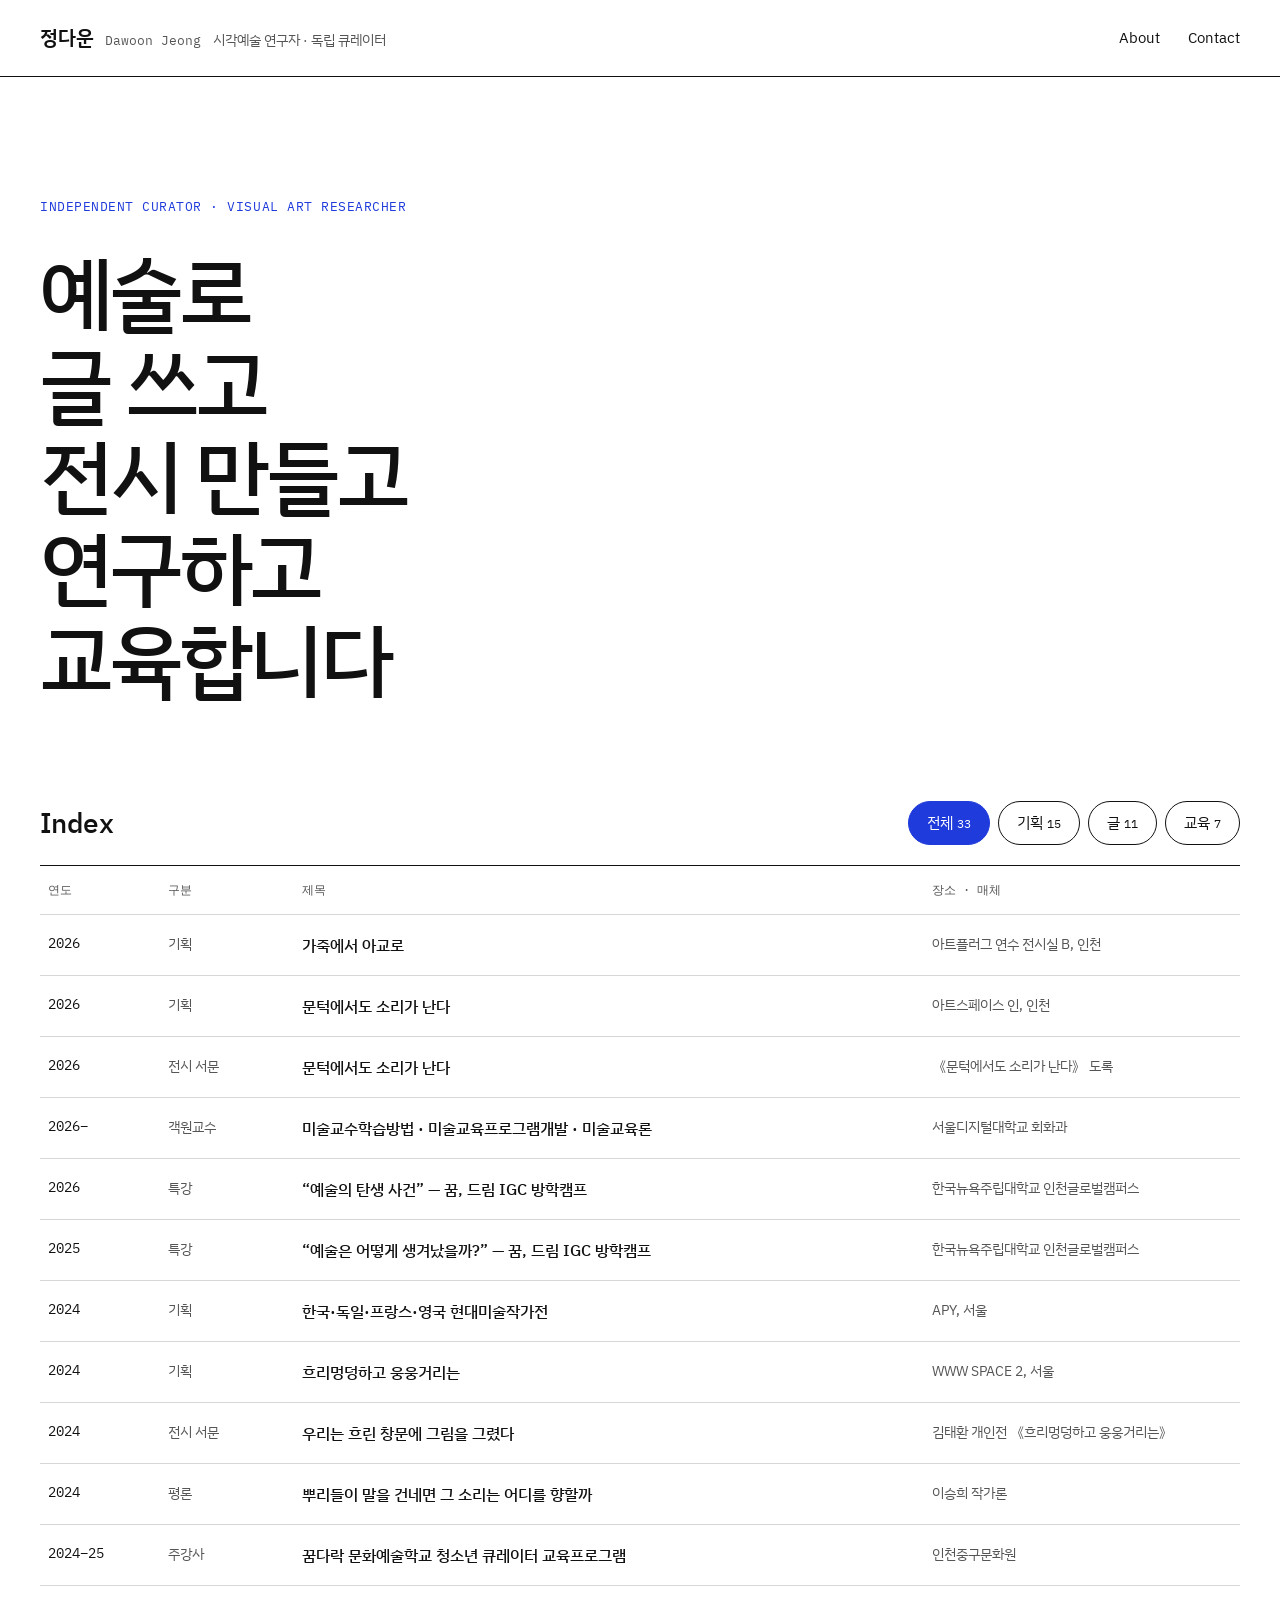
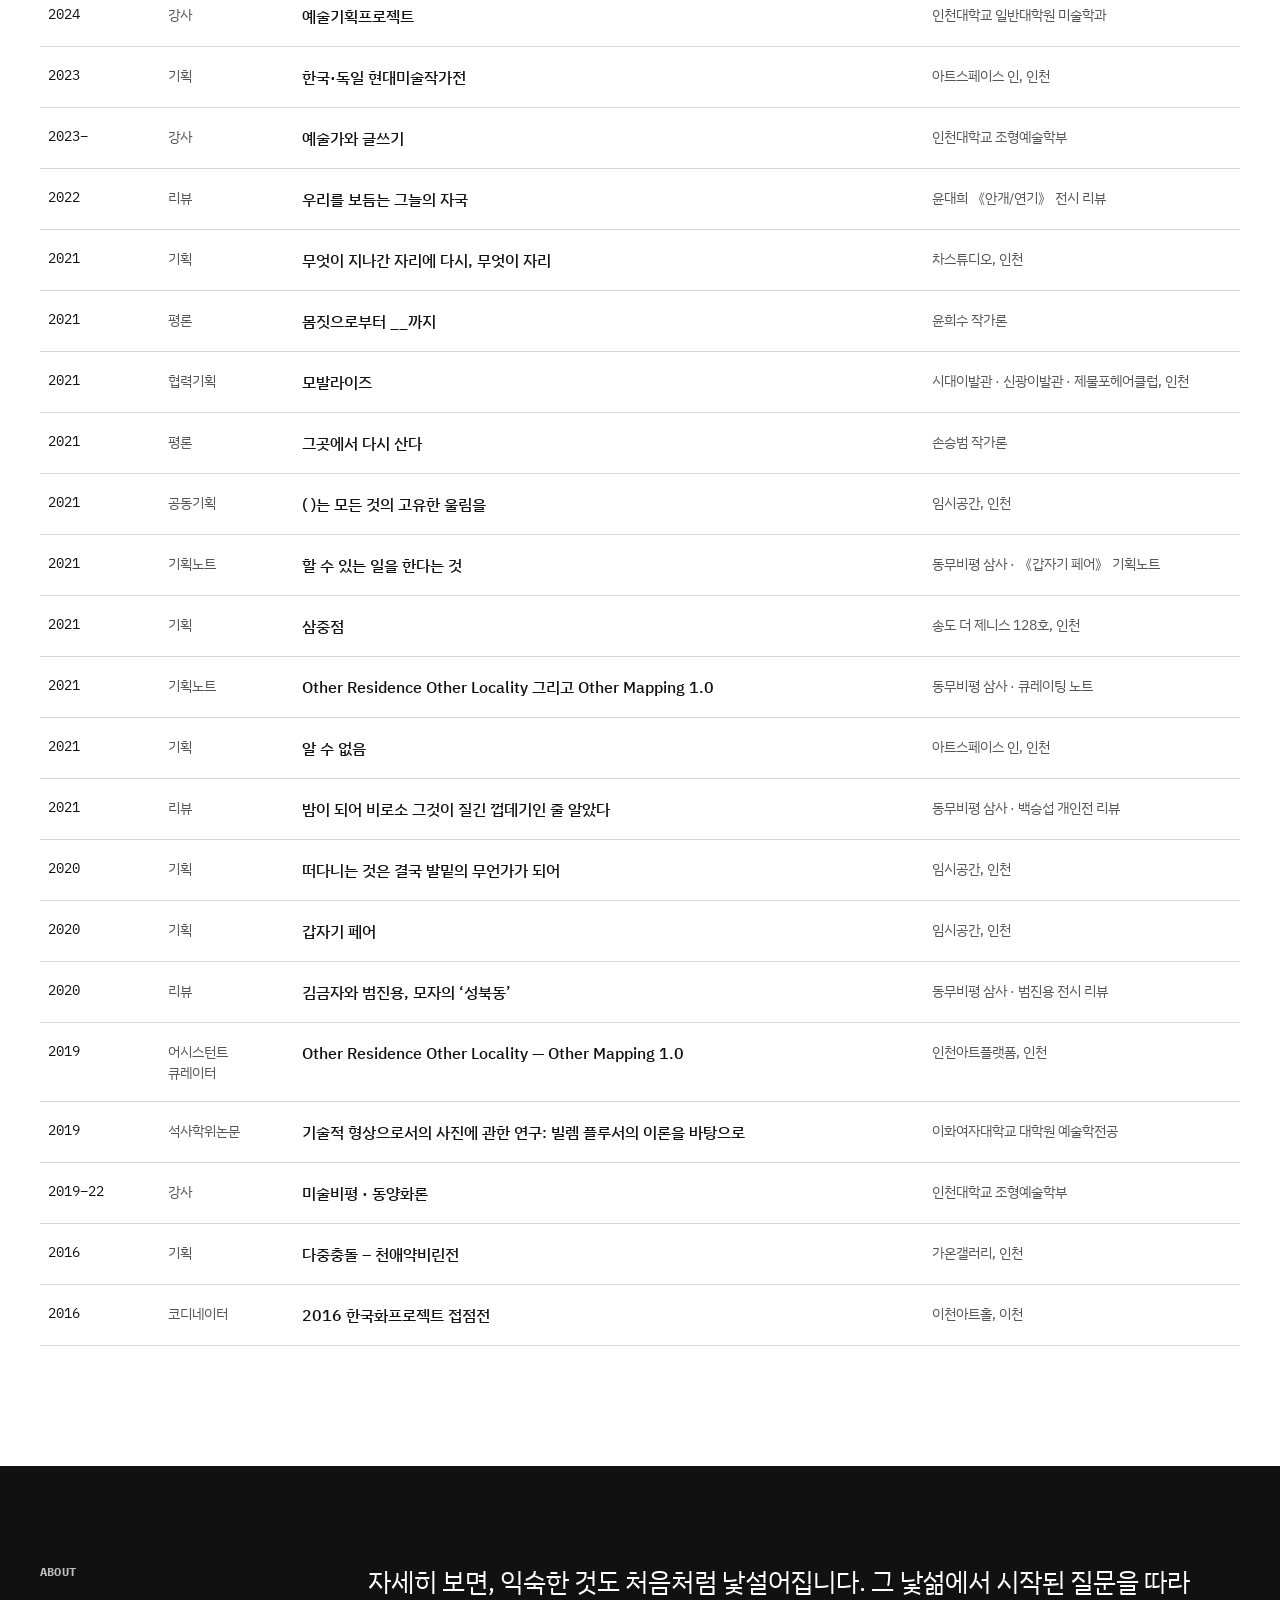
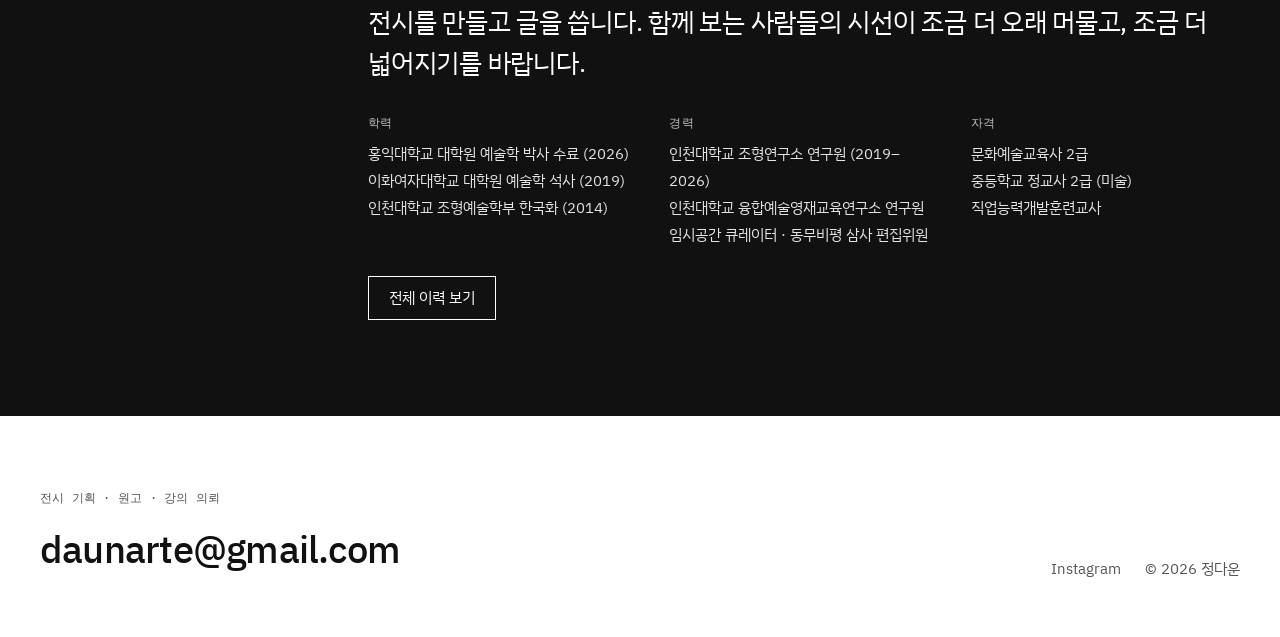
<file: index.html>
<!doctype html>
<html lang="ko">
<head>
<meta charset="utf-8">
<meta name="viewport" content="width=device-width, initial-scale=1">
<title>정다운 — 독립 큐레이터 · 시각예술 연구자</title>
<meta name="description" content="독립 큐레이터이자 시각예술 연구자 정다운의 전시 기획, 평론, 강의 아카이브.">
<meta property="og:type" content="website">
<meta property="og:site_name" content="정다운 Dawoon Jeong">
<meta property="og:url" content="https://daunarte.github.io/">
<meta property="og:title" content="정다운 — 독립 큐레이터 · 시각예술 연구자">
<meta property="og:description" content="전시 기획, 평론, 강의 아카이브">
<meta property="og:image" content="https://daunarte.github.io/images/og.jpg">
<meta property="og:image:width" content="1200">
<meta property="og:image:height" content="630">
<meta name="twitter:card" content="summary_large_image">
<link rel="icon" href="favicon.svg" type="image/svg+xml">
<link rel="icon" href="favicon.png" type="image/png">
<link rel="apple-touch-icon" href="favicon.png">
<link rel="preconnect" href="https://fonts.googleapis.com">
<link rel="preconnect" href="https://fonts.gstatic.com" crossorigin>
<link rel="stylesheet" href="https://fonts.googleapis.com/css2?family=IBM+Plex+Mono:wght@400;500&family=IBM+Plex+Sans+KR:wght@400;500;600&display=swap">
<link rel="stylesheet" href="assets/style.css">
</head>
<body data-page="home">
<a class="skip" href="#main">본문 바로가기</a>

<header class="site-header">
  <div class="wrap">
    <a class="brand" href="index.html"><span class="brand-ko">정다운</span><span class="brand-en" data-name-en>Dawoon Jeong</span><span class="brand-role" data-role>시각예술 연구자 · 독립 큐레이터</span></a>
    <nav class="nav" aria-label="주 메뉴">
      <a href="about.html">About</a>
      <a href="#contact">Contact</a>
    </nav>
  </div>
</header>

<main id="main">
  <section class="wrap hero">
    <div class="hero-main">
      <p class="hero-eyebrow">INDEPENDENT CURATOR · VISUAL ART RESEARCHER</p>
      <h1>예술로<br>글 쓰고<br>전시 만들고<br>연구하고<br>교육합니다</h1>
    </div>
  </section>

  <section class="wrap index" id="index" aria-labelledby="index-title">
    <div class="index-head">
      <h2 id="index-title">Index</h2>
      <div class="filters" id="filters" role="group" aria-label="분류 필터"></div>
    </div>
    <div class="row-head" aria-hidden="true"><span>연도</span><span>구분</span><span>제목</span><span>장소 · 매체</span></div>
    <div class="rows" id="rows" aria-live="polite"></div>
  </section>

  <section class="band" aria-labelledby="about-title">
    <div class="wrap">
      <h2 class="label" id="about-title">ABOUT</h2>
      <div class="band-body">
        <p class="big" id="about-lead"></p>
        <div class="band-cols" id="about-cols"></div>
        <a class="btn-line" href="about.html">전체 이력 보기</a>
      </div>
    </div>
  </section>
</main>

<footer class="site-footer" id="contact">
  <div class="wrap">
    <div>
      <p class="label">전시 기획 · 원고 · 강의 의뢰</p>
      <a class="footer-mail" data-email href="mailto:daunarte@gmail.com">daunarte@gmail.com</a>
    </div>
    <div class="footer-meta">
      <a data-instagram href="https://www.instagram.com/daunarte/">Instagram</a>
      <span>© <span data-year>2026</span> 정다운</span>
    </div>
  </div>
</footer>

<script src="assets/content.js"></script>
<script src="assets/app.js"></script>
</body>
</html>
</file>
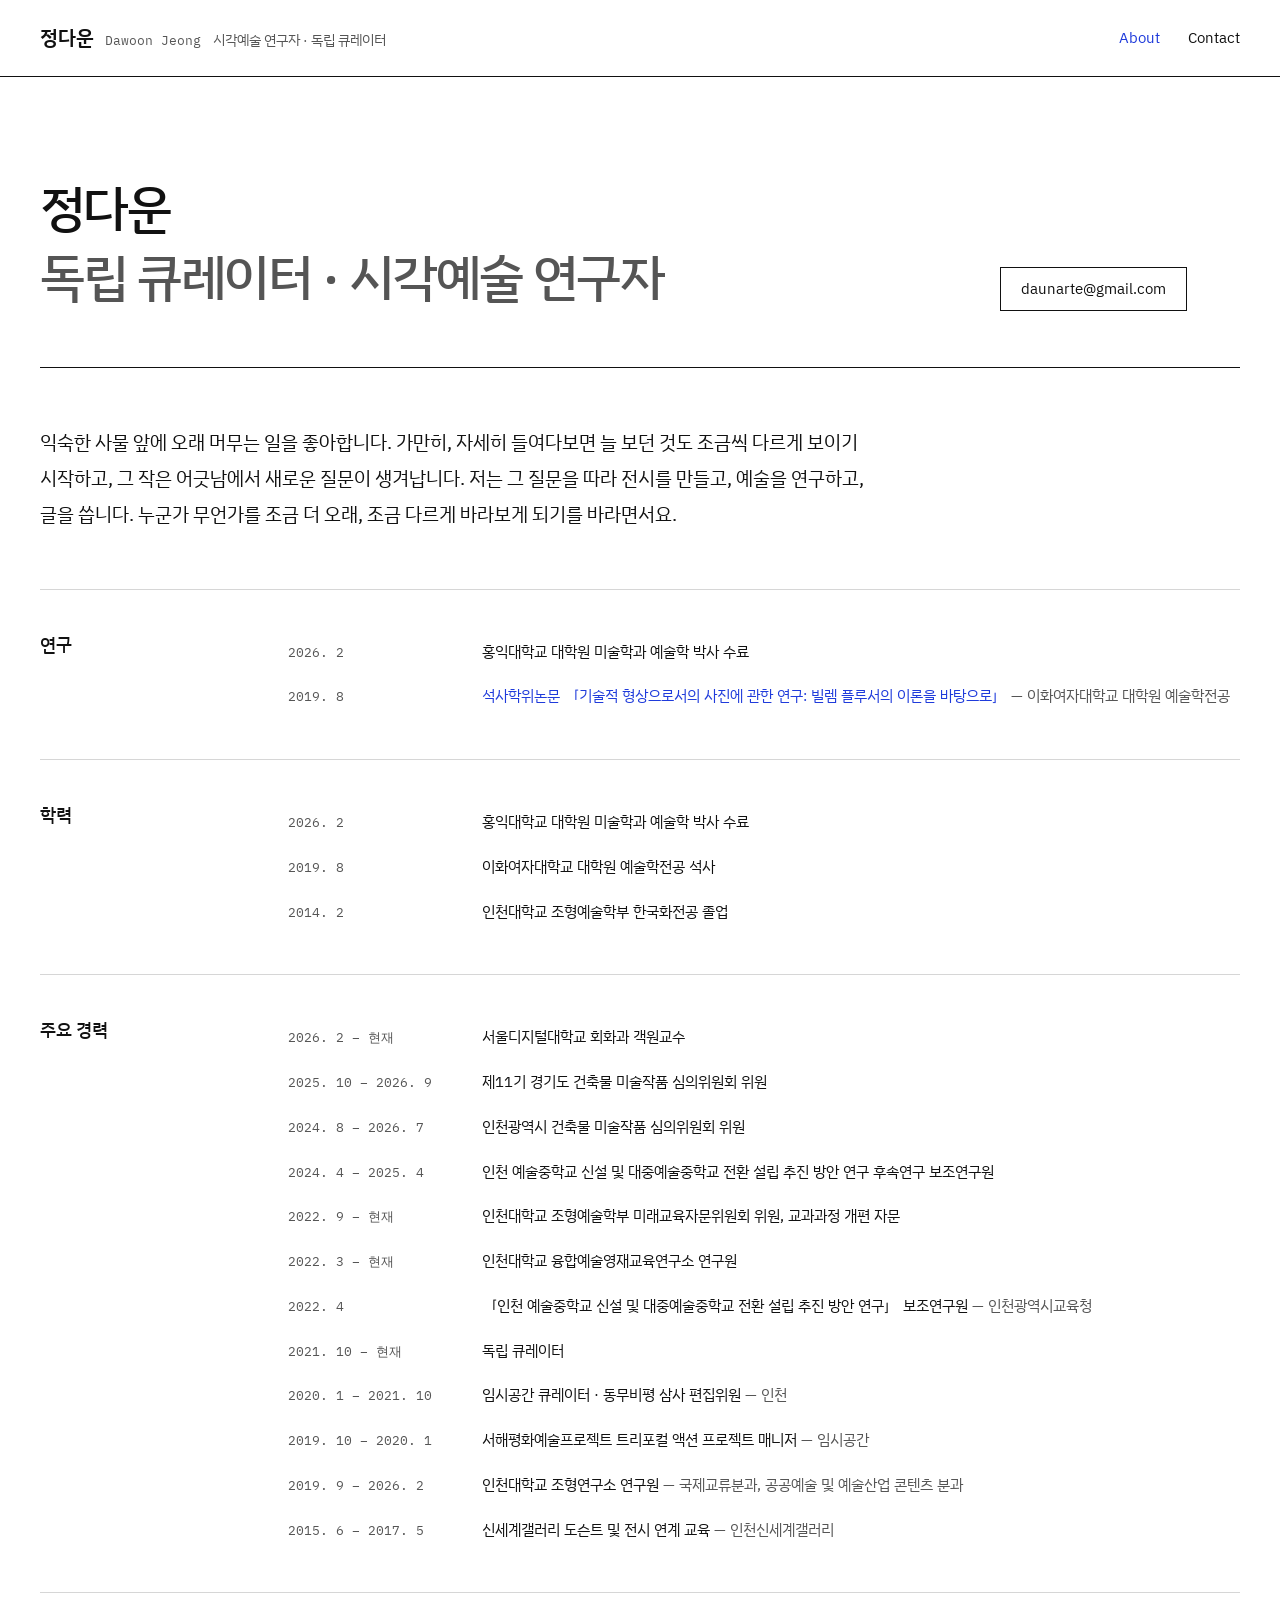
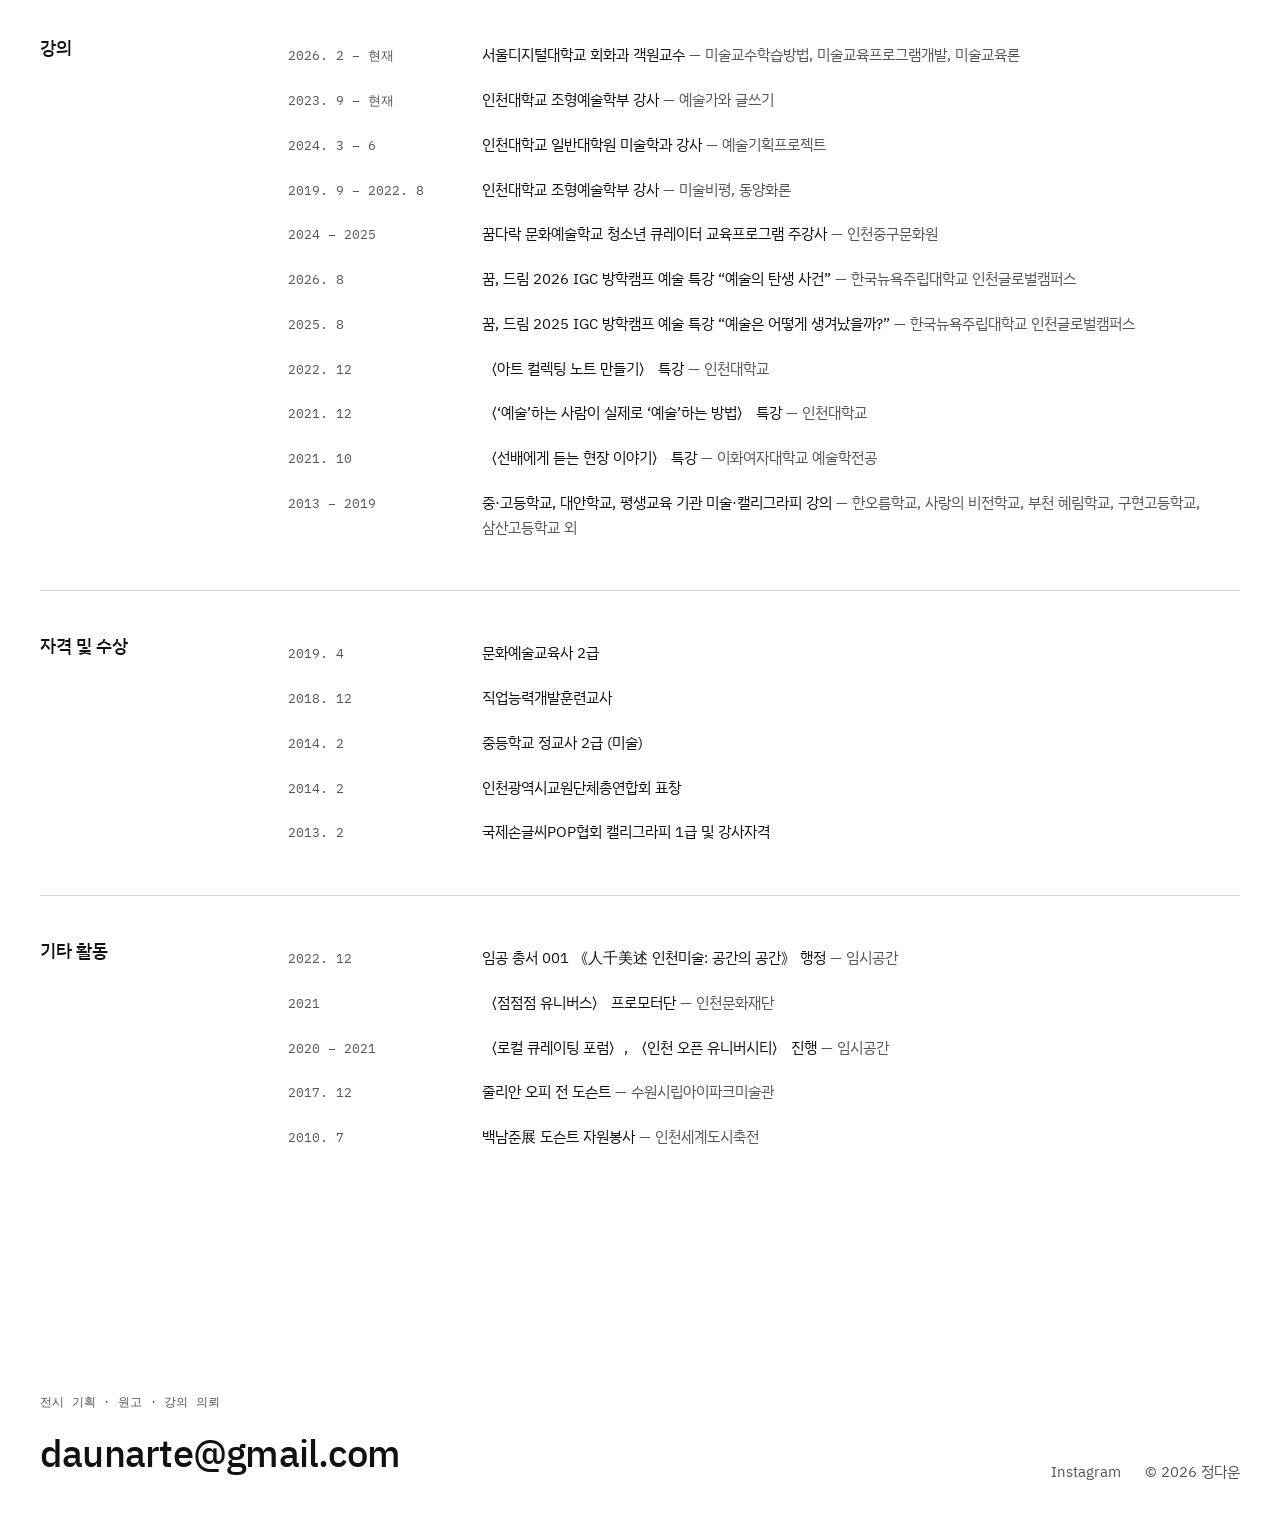
<file: about.html>
<!doctype html>
<html lang="ko">
<head>
<meta charset="utf-8">
<meta name="viewport" content="width=device-width, initial-scale=1">
<title>소개 · 이력 — 정다운</title>
<meta name="description" content="독립 큐레이터 · 시각예술 연구자 정다운의 학력, 경력, 강의 이력.">
<meta property="og:type" content="profile">
<meta property="og:site_name" content="정다운 Dawoon Jeong">
<meta property="og:url" content="https://daunarte.github.io/about.html">
<meta property="og:title" content="소개 · 이력 — 정다운">
<meta property="og:description" content="독립 큐레이터 · 시각예술 연구자 정다운의 학력, 경력, 강의 이력">
<meta property="og:image" content="https://daunarte.github.io/images/og.jpg">
<meta property="og:image:width" content="1200">
<meta property="og:image:height" content="630">
<meta name="twitter:card" content="summary_large_image">
<link rel="icon" href="favicon.svg" type="image/svg+xml">
<link rel="icon" href="favicon.png" type="image/png">
<link rel="apple-touch-icon" href="favicon.png">
<link rel="preconnect" href="https://fonts.googleapis.com">
<link rel="preconnect" href="https://fonts.gstatic.com" crossorigin>
<link rel="stylesheet" href="https://fonts.googleapis.com/css2?family=IBM+Plex+Mono:wght@400;500&family=IBM+Plex+Sans+KR:wght@400;500;600&display=swap">
<link rel="stylesheet" href="assets/style.css">
</head>
<body data-page="about">
<a class="skip" href="#main">본문 바로가기</a>

<header class="site-header">
  <div class="wrap">
    <a class="brand" href="index.html"><span class="brand-ko">정다운</span><span class="brand-en" data-name-en>Dawoon Jeong</span><span class="brand-role" data-role>시각예술 연구자 · 독립 큐레이터</span></a>
    <nav class="nav" aria-label="주 메뉴">
      <a href="about.html" aria-current="page">About</a>
      <a href="#contact">Contact</a>
    </nav>
  </div>
</header>

<main id="main" class="wrap cv">
  <div class="cv-intro">
    <h1>정다운<br><span style="color: var(--muted)">독립 큐레이터 · 시각예술 연구자</span></h1>
    <div class="cv-actions">
      <a class="btn" data-email href="mailto:daunarte@gmail.com">daunarte@gmail.com</a>
    </div>
  </div>
  <p class="print-only" style="margin-top: 8pt">daunarte@gmail.com</p>
  <p class="cv-bio" id="bio"></p>
  <div id="cv-sections"></div>
</main>

<footer class="site-footer" id="contact">
  <div class="wrap">
    <div>
      <p class="label">전시 기획 · 원고 · 강의 의뢰</p>
      <a class="footer-mail" data-email href="mailto:daunarte@gmail.com">daunarte@gmail.com</a>
    </div>
    <div class="footer-meta">
      <a data-instagram href="https://www.instagram.com/daunarte/">Instagram</a>
      <span>© <span data-year>2026</span> 정다운</span>
    </div>
  </div>
</footer>

<script src="assets/content.js"></script>
<script src="assets/app.js"></script>
</body>
</html>
</file>
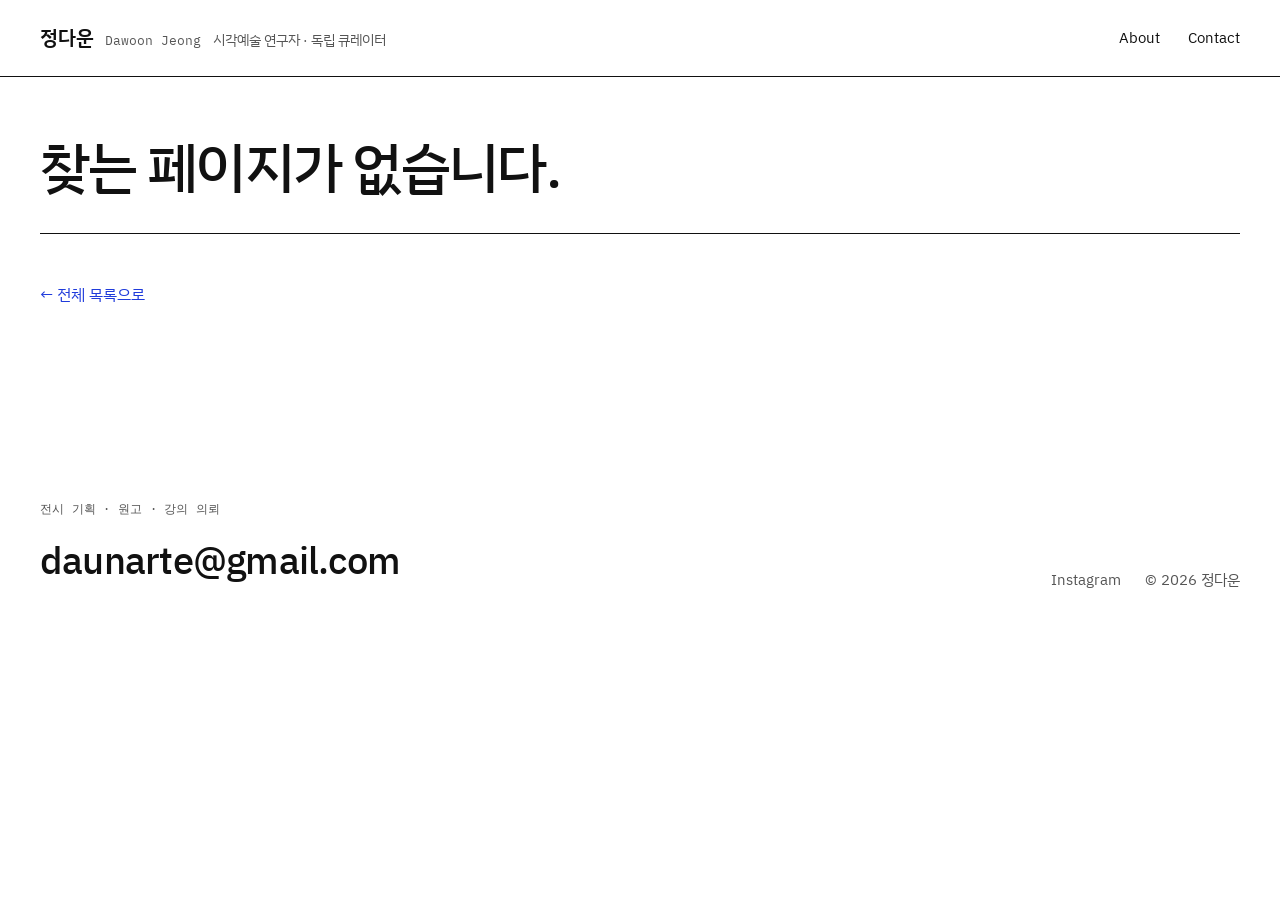
<file: work.html>
<!doctype html>
<html lang="ko">
<head>
<meta charset="utf-8">
<meta name="viewport" content="width=device-width, initial-scale=1">
<title>정다운</title>
<meta name="description" content="독립 큐레이터 · 시각예술 연구자 정다운의 전시 기획과 글.">
<meta property="og:type" content="article">
<meta property="og:site_name" content="정다운 Dawoon Jeong">
<meta property="og:title" content="정다운 — 전시 기획 · 글">
<meta property="og:description" content="독립 큐레이터 · 시각예술 연구자 정다운의 전시 기획과 글">
<meta property="og:image" content="https://daunarte.github.io/images/og.jpg">
<meta property="og:image:width" content="1200">
<meta property="og:image:height" content="630">
<meta name="twitter:card" content="summary_large_image">
<link rel="icon" href="favicon.svg" type="image/svg+xml">
<link rel="icon" href="favicon.png" type="image/png">
<link rel="apple-touch-icon" href="favicon.png">
<link rel="preconnect" href="https://fonts.googleapis.com">
<link rel="preconnect" href="https://fonts.gstatic.com" crossorigin>
<link rel="stylesheet" href="https://fonts.googleapis.com/css2?family=IBM+Plex+Mono:wght@400;500&family=IBM+Plex+Sans+KR:wght@400;500;600&display=swap">
<link rel="stylesheet" href="assets/style.css">
</head>
<body data-page="work">
<a class="skip" href="#main">본문 바로가기</a>

<header class="site-header">
  <div class="wrap">
    <a class="brand" href="index.html"><span class="brand-ko">정다운</span><span class="brand-en" data-name-en>Dawoon Jeong</span><span class="brand-role" data-role>시각예술 연구자 · 독립 큐레이터</span></a>
    <nav class="nav" aria-label="주 메뉴">
      <a href="about.html">About</a>
      <a href="#contact">Contact</a>
    </nav>
  </div>
</header>

<main id="main">
  <article class="wrap detail" id="work"></article>
</main>

<footer class="site-footer" id="contact">
  <div class="wrap">
    <div>
      <p class="label">전시 기획 · 원고 · 강의 의뢰</p>
      <a class="footer-mail" data-email href="mailto:daunarte@gmail.com">daunarte@gmail.com</a>
    </div>
    <div class="footer-meta">
      <a data-instagram href="https://www.instagram.com/daunarte/">Instagram</a>
      <span>© <span data-year>2026</span> 정다운</span>
    </div>
  </div>
</footer>

<script src="assets/content.js"></script>
<script src="assets/app.js"></script>
</body>
</html>
</file>
<file: assets/style.css>
/* 정다운 포트폴리오 — 공통 스타일 */
:root {
  --ink: #111111;
  --muted: #555555;
  --line: #d6d6d6;
  --paper: #ffffff;
  --tint: #f4f5fa;
  --accent: #1f3bdb;
  --sans: "IBM Plex Sans KR", system-ui, -apple-system, "Apple SD Gothic Neo", sans-serif;
  --mono: "IBM Plex Mono", ui-monospace, Menlo, monospace;
  --wrap: 1360px;
  --gutter: 40px;
}

*, *::before, *::after { box-sizing: border-box; }
html { -webkit-text-size-adjust: 100%; }
body {
  margin: 0;
  background: var(--paper);
  color: var(--ink);
  font-family: var(--sans);
  font-size: 16px;
  line-height: 1.6;
  word-break: keep-all;
  overflow-wrap: break-word;
}
img { display: block; max-width: 100%; height: auto; }
a { color: inherit; text-decoration: none; }
a:hover { color: var(--accent); }
:focus-visible { outline: 2px solid var(--accent); outline-offset: 3px; }
h1, h2, h3, p, dl, dd, ul, ol { margin: 0; }
ul, ol { padding: 0; list-style: none; }

.wrap { max-width: var(--wrap); margin: 0 auto; padding-left: var(--gutter); padding-right: var(--gutter); }
.mono { font-family: var(--mono); }
.label { font-family: var(--mono); font-size: 12px; letter-spacing: 0.02em; color: var(--muted); }
.accent { color: var(--accent); }
.skip { position: absolute; left: -9999px; }
.skip:focus { left: 16px; top: 16px; background: var(--paper); padding: 8px 12px; z-index: 10; }

/* 헤더 */
.site-header { border-bottom: 1px solid var(--ink); background: var(--paper); }
.site-header .wrap { display: flex; flex-wrap: wrap; align-items: center; justify-content: space-between; gap: 12px 24px; padding-top: 20px; padding-bottom: 20px; }
.brand { display: flex; flex-wrap: wrap; align-items: baseline; gap: 4px 12px; }
.brand-ko { font-size: 20px; font-weight: 600; letter-spacing: -0.01em; }
.brand-en { font-family: var(--mono); font-size: 13px; color: var(--muted); }
.brand-role { font-size: 14px; color: var(--muted); }
.nav { display: flex; flex-wrap: wrap; gap: 4px 28px; font-size: 15px; }
.nav a { padding: 6px 0; }
.nav a[aria-current="page"] { color: var(--accent); }

/* 홈 — 히어로 */
.hero { display: flex; flex-wrap: wrap; gap: 48px; align-items: flex-end; padding-top: 120px; padding-bottom: 96px; }
.hero-main { flex: 999 1 640px; min-width: 0; }
.hero-eyebrow { font-family: var(--mono); font-size: 13px; letter-spacing: 0.04em; color: var(--accent); margin-bottom: 28px; }
.hero h1 { font-size: clamp(44px, 6.4vw, 84px); line-height: 1.12; font-weight: 500; letter-spacing: -0.035em; }

/* 홈 — 최근 프로젝트 */

/* 인덱스 */
.index { padding-bottom: 120px; scroll-margin-top: 24px; }
.index-head { display: flex; flex-wrap: wrap; align-items: flex-end; justify-content: space-between; gap: 20px; border-bottom: 1px solid var(--ink); padding-bottom: 20px; }
.index-head h2 { font-size: 28px; font-weight: 500; letter-spacing: -0.02em; }
.filters { display: flex; flex-wrap: wrap; gap: 8px; }
.pill {
  min-height: 44px; padding: 0 18px; border-radius: 999px;
  border: 1px solid var(--ink); background: var(--paper); color: var(--ink);
  font: inherit; font-size: 15px; cursor: pointer;
}
.pill .count { font-family: var(--mono); font-size: 12px; margin-left: 4px; }
.pill:hover { border-color: var(--accent); color: var(--accent); }
.pill[aria-pressed="true"] { background: var(--accent); border-color: var(--accent); color: #ffffff; }

.rows { display: flex; flex-direction: column; }
.row, .row-head {
  display: grid;
  grid-template-columns: 96px 110px minmax(0, 1fr) minmax(0, 300px);
  gap: 24px; padding: 18px 8px; border-bottom: 1px solid var(--line);
}
.row-head { padding-top: 14px; padding-bottom: 14px; font-family: var(--mono); font-size: 12px; color: var(--muted); }
.row { font-size: 16px; line-height: 1.5; }
a.row:hover { background: var(--tint); color: var(--ink); }
a.row:hover .row-title { color: var(--accent); }
.row-year { font-family: var(--mono); font-size: 14px; }
.row-kind, .row-place { font-size: 14px; color: var(--muted); }
.row-title { font-weight: 500; }
.row-empty { padding: 40px 8px; color: var(--muted); }

/* 소개 띠 (홈) */
.band { background: var(--ink); color: #ffffff; }
.band .wrap { display: flex; flex-wrap: wrap; gap: 48px; padding-top: 96px; padding-bottom: 96px; }
.band .label { color: #bdbdbd; flex: 1 1 280px; }
.band-body { flex: 999 1 640px; min-width: 0; display: flex; flex-direction: column; gap: 28px; }
.band-body p.big { font-size: clamp(20px, 2vw, 28px); line-height: 1.6; letter-spacing: -0.01em; }
.band-cols { display: flex; flex-wrap: wrap; gap: 32px; font-size: 15px; line-height: 1.8; color: #e4e4e4; }
.band-cols > div { flex: 1 1 240px; }
.band-cols .label { display: block; margin-bottom: 6px; }
.btn-line { align-self: flex-start; display: inline-flex; align-items: center; min-height: 44px; border: 1px solid currentColor; padding: 0 20px; font-size: 15px; }
.band .btn-line:hover { color: #ffffff; background: #2a2a2a; }

/* 푸터 */
.site-footer .wrap { display: flex; flex-wrap: wrap; justify-content: space-between; align-items: flex-end; gap: 32px; padding-top: 72px; padding-bottom: 56px; }
.footer-mail { display: inline-block; margin-top: 12px; font-size: clamp(26px, 3vw, 40px); font-weight: 500; letter-spacing: -0.02em; overflow-wrap: anywhere; }
.footer-meta { display: flex; flex-wrap: wrap; gap: 24px; font-size: 15px; color: var(--muted); }

/* 상세 페이지 */
.detail { padding-top: 56px; padding-bottom: 120px; }
.crumb { font-family: var(--mono); font-size: 13px; color: var(--muted); margin-bottom: 40px; display: flex; gap: 8px; flex-wrap: wrap; }
.crumb a:hover { color: var(--accent); }
.detail-head { border-bottom: 1px solid var(--ink); padding-bottom: 32px; margin-bottom: 48px; }
.detail-head .kind { font-family: var(--mono); font-size: 13px; color: var(--accent); margin-bottom: 16px; }
.detail-head h1 { font-size: clamp(32px, 4.4vw, 60px); line-height: 1.2; font-weight: 500; letter-spacing: -0.03em; }
.detail-head .sub { margin-top: 12px; font-size: 18px; color: var(--muted); }
.detail-grid { display: flex; flex-wrap: wrap; gap: 48px 64px; align-items: flex-start; }
.detail-side { flex: 1 1 340px; min-width: 0; display: flex; flex-direction: column; gap: 32px; }
.detail-main { flex: 999 1 560px; min-width: 0; display: flex; flex-direction: column; gap: 40px; }
.detail-img { background: #ededed; }
.facts { display: grid; grid-template-columns: 88px minmax(0, 1fr); gap: 12px 16px; font-size: 15px; line-height: 1.6; }
.facts dt { font-family: var(--mono); font-size: 12px; color: var(--muted); padding-top: 3px; }
.prose { font-size: 18px; line-height: 1.95; max-width: 720px; display: flex; flex-direction: column; gap: 1.2em; }
.prose p { white-space: pre-line; }
.prose-note { font-size: 14px; color: var(--muted); border-top: 1px solid var(--line); padding-top: 16px; max-width: 720px; }
.related h2 { font-family: var(--mono); font-size: 12px; font-weight: 400; color: var(--muted); margin-bottom: 8px; }
.related a { display: block; padding: 14px 0; border-bottom: 1px solid var(--line); font-weight: 500; }
.pager { display: flex; justify-content: space-between; gap: 24px; margin-top: 96px; border-top: 1px solid var(--ink); padding-top: 24px; flex-wrap: wrap; }
.pager a { display: flex; flex-direction: column; gap: 4px; max-width: 48%; min-width: 200px; }
.pager a.next { text-align: right; margin-left: auto; }
.pager .t { font-weight: 500; }

/* 소개(CV) 페이지 */
.cv { padding-top: 96px; padding-bottom: 120px; }
.cv-intro { display: flex; flex-wrap: wrap; gap: 32px 48px; align-items: flex-end; padding-bottom: 56px; border-bottom: 1px solid var(--ink); }
.cv-intro h1 { flex: 999 1 560px; font-size: clamp(32px, 4vw, 52px); line-height: 1.35; font-weight: 500; letter-spacing: -0.03em; }
.cv-actions { flex: 1 1 240px; display: flex; flex-wrap: wrap; gap: 12px; }
.btn { display: inline-flex; align-items: center; min-height: 44px; padding: 0 20px; border: 1px solid var(--ink); background: var(--paper); color: var(--ink); font: inherit; font-size: 15px; cursor: pointer; }
.btn:hover { border-color: var(--accent); color: var(--accent); }
.btn.solid { background: var(--accent); border-color: var(--accent); color: #ffffff; }
.btn.solid:hover { background: #1730b8; color: #ffffff; }
.cv-bio { font-size: 19px; line-height: 1.9; max-width: 860px; padding: 56px 0; }
.cv-section { display: flex; flex-wrap: wrap; gap: 16px 48px; padding: 40px 0; border-top: 1px solid var(--line); }
.cv-section h2 { flex: 1 1 200px; font-size: 18px; font-weight: 500; }
.cv-list { flex: 999 1 640px; min-width: 0; display: flex; flex-direction: column; }
.cv-item { display: grid; grid-template-columns: 170px minmax(0, 1fr); gap: 4px 24px; padding: 10px 0; font-size: 15px; line-height: 1.65; }
.cv-item .when { font-family: var(--mono); font-size: 13px; color: var(--muted); padding-top: 2px; }
.cv-item .note { color: var(--muted); }

/* 좁은 화면 */
@media (max-width: 760px) {
  :root { --gutter: 16px; }
  .hero { padding-top: 64px; padding-bottom: 56px; gap: 36px; }
  .index { padding-bottom: 72px; }
  .row-head { display: none; }
  .row {
    grid-template-columns: auto minmax(0, 1fr);
    grid-template-areas: "year kind" "title title" "place place";
    gap: 4px 12px; padding: 18px 0;
  }
  .row-year { grid-area: year; }
  .row-kind { grid-area: kind; }
  .row-title { grid-area: title; font-size: 17px; }
  .row-place { grid-area: place; }
  .band .wrap { padding-top: 64px; padding-bottom: 64px; }
  .detail { padding-top: 32px; }
  .prose { font-size: 17px; }
  .cv { padding-top: 56px; }
  .cv-item { grid-template-columns: minmax(0, 1fr); }
  .pager a { max-width: 100%; }
}

/* 인쇄 (소개 페이지 → PDF) */
@media print {
  .site-header, .site-footer, .cv-actions, .skip { display: none !important; }
  body { font-size: 10.5pt; }
  .cv { padding: 0; }
  .cv-intro h1 { font-size: 20pt; }
  .cv-bio { font-size: 11pt; padding: 16pt 0; }
  .cv-section { padding: 12pt 0; break-inside: avoid-page; }
  .cv-item { padding: 3pt 0; font-size: 10pt; grid-template-columns: 120px minmax(0, 1fr); }
  .print-only { display: block !important; }
  a { color: var(--ink); }
}
.print-only { display: none; }
</file>
